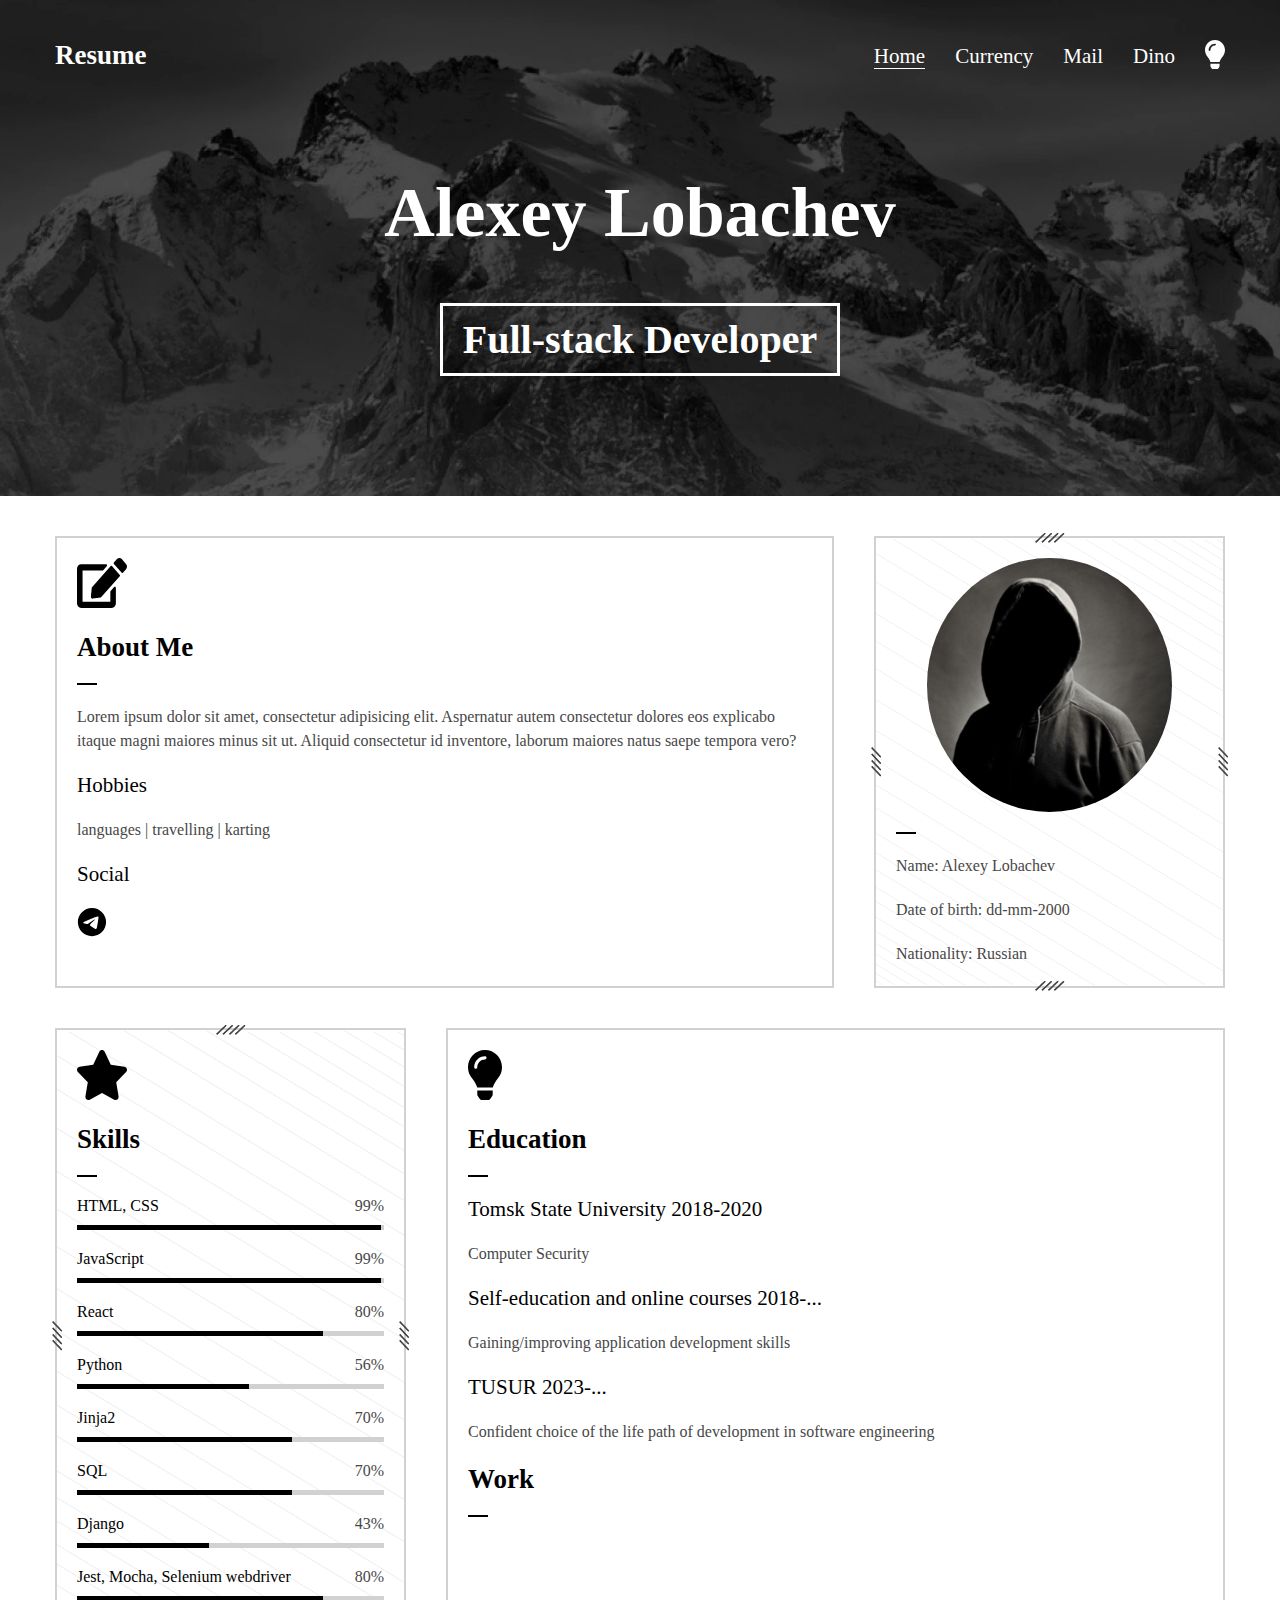
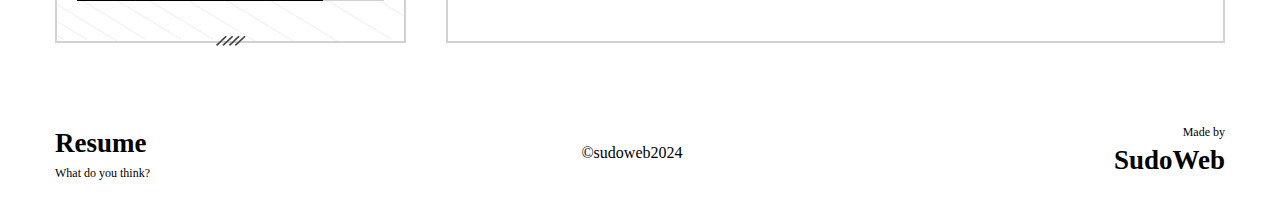
<file: index.html>
<!doctype html>
<html lang="en">
<head>
    <meta charset="UTF-8">
    <meta name="viewport"
          content="width=device-width, user-scalable=yes, initial-scale=1.0, maximum-scale=2.0, minimum-scale=1.0">
    <meta http-equiv="X-UA-Compatible" content="ie=edge">
    <meta name="description" content="It's about Sudoweb. Who is?">
    <meta name="author" content="Sudoweb">
    <meta name="theme-color" content="#ffffff"/>
    <link rel="apple-touch-icon" sizes="180x180" href="/apple-touch-icon.png">
    <link rel="icon" type="image/png" sizes="32x32" href="/favicon-32x32.png">
    <link rel="icon" type="image/png" sizes="16x16" href="/favicon-16x16.png">
    <link rel="manifest" href="/manifest.json">
    <title>Resume</title>
    <link rel="stylesheet" href="./style.css">
</head>
<body>
    <header class="header">
        <div class="container">
            <a class="header__logo" href="/">Resume</a>
            <nav>
                <ul>
                    <li>
                        <a aria-label="Home" class="header__link mobile active" href="/">Home</a>
                    </li>
                    <li>
                        <a aria-label="Currency" class="header__link mobile" href="/currency">Currency</a>
                    </li>
                    <li>
                        <a aria-label="Mail" class="header__link mobile" href="/mail">Mail</a>
                    </li>
                    <li>
                        <a aria-label="Dino" class="header__link mobile" href="/dino">Dino</a>
                    </li>
                    <li>
                        <button id="contrast" type="button" title="add contrast">
                            <svg viewBox="0 0 149 218" fill="transparent" xmlns="http://www.w3.org/2000/svg">
                                <path d="M40.6618 193.45C40.666 196.128 41.4533 198.751 42.9306 200.982L50.1647 211.92C51.4005 213.79 53.0767 215.323 55.0441 216.384C57.0115 217.445 59.2091 218 61.4413 218H87.5629C89.7951 218 91.9927 217.445 93.9601 216.384C95.9275 215.323 97.6037 213.79 98.8395 211.92L106.074 200.982C107.55 198.751 108.34 196.13 108.342 193.45L108.359 177.122H40.6406L40.6618 193.45ZM0 74.9363C0 93.8278 6.96321 111.063 18.4388 124.232C25.4316 132.258 36.3695 149.025 40.539 163.169C40.5559 163.28 40.5686 163.39 40.5856 163.501H108.414C108.431 163.39 108.444 163.284 108.461 163.169C112.63 149.025 123.568 132.258 130.561 124.232C142.037 111.063 149 93.8278 149 74.9363C149 33.4703 115.522 -0.127369 74.2672 0.000363004C31.0868 0.132352 0 35.3267 0 74.9363ZM74.5 40.8745C55.8284 40.8745 40.6364 56.1555 40.6364 74.9363C40.6364 78.7001 37.6056 81.7486 33.8636 81.7486C30.1217 81.7486 27.0909 78.7001 27.0909 74.9363C27.0909 48.6406 48.3573 27.2498 74.5 27.2498C78.2419 27.2498 81.2727 30.2983 81.2727 34.0621C81.2727 37.826 78.2419 40.8745 74.5 40.8745Z" fill="white"/>
                            </svg>
                        </button>
                    </li>
                </ul>
            </nav>
        </div>
        <h1 class="header__title">Alexey Lobachev</h1>
        <h2 class="header__profession">Full-stack Developer</h2>
    </header>
    <main class="resume">
        <div class="container">
            <div class="resume__block">
                <div class="resume__many-info contrast">
                    <img src="images/wright.svg" alt="Writing my own story" class="resume__icon">
                    <h3 class="resume__title">About Me</h3>
                    <span class="resume__line"></span>
                    <p class="resume__text contrast">Lorem ipsum dolor sit amet, consectetur adipisicing elit.
                        Aspernatur autem consectetur dolores eos explicabo itaque magni maiores minus sit ut.
                        Aliquid consectetur id inventore, laborum maiores natus saepe tempora vero?</p>
                    <h4 class="resume__subtitle">Hobbies</h4>
                    <p class="resume__text contrast">languages | travelling | karting</p>
                    <h4 class="resume__subtitle">Social</h4>
                    <div class="resume__box">
                        <a href="https://t.me/sudo_sudoweb" class="resume__link" target="_blank">
                            <img src="images/telegram.svg" alt="telegram link" class="resume__social">
                        </a>
                    </div>
                </div>
                <div class="resume__short-info contrast">
                    <span class="resume__dashes_top"></span>
                    <span class="resume__dashes_right"></span>
                    <span class="resume__dashes_bottom"></span>
                    <span class="resume__dashes_left"></span>

                    <div class="resume__avatar">
                        <img src="images/avatar.webp" alt="it's me" class="resume__photo">
                    </div>
                    <span class="resume__line"></span>
                    <p class="resume__text contrast">Name: <span>Alexey Lobachev</span></p>
                    <p class="resume__text contrast">Date of birth: <span>dd-mm-2000</span></p>
                    <p class="resume__text contrast">Nationality: <span>Russian</span></p>
                </div>
            </div>
            <div class="resume__block">
                <div class="resume__short-info contrast">
                    <span class="resume__dashes_top"></span>
                    <span class="resume__dashes_right"></span>
                    <span class="resume__dashes_bottom"></span>
                    <span class="resume__dashes_left"></span>

                    <img src="images/star.svg" alt="star" class="resume__icon">
                    <h3 class="resume__title">Skills</h3>
                    <span class="resume__line"></span>
                    <div class="resume-skill">
                        <div class="resume-skill__box">
                            <span class="resume-skill__name">HTML, CSS</span>
                            <span class="resume-skill__percent contrast">99%</span>
                        </div>
                        <div class="resume-skill__level">
                            <span></span>
                        </div>
                    </div>
                    <div class="resume-skill">
                        <div class="resume-skill__box">
                            <span class="resume-skill__name">JavaScript</span>
                            <span class="resume-skill__percent contrast">99%</span>
                        </div>
                        <div class="resume-skill__level">
                            <span></span>
                        </div>
                    </div>
                    <div class="resume-skill">
                        <div class="resume-skill__box">
                            <span class="resume-skill__name">React</span>
                            <span class="resume-skill__percent contrast">80%</span>
                        </div>
                        <div class="resume-skill__level">
                            <span></span>
                        </div>
                    </div>
                    <div class="resume-skill">
                        <div class="resume-skill__box">
                            <span class="resume-skill__name">Python</span>
                            <span class="resume-skill__percent contrast">56%</span>
                        </div>
                        <div class="resume-skill__level">
                            <span></span>
                        </div>
                    </div>
                    <div class="resume-skill">
                        <div class="resume-skill__box">
                            <span class="resume-skill__name">Jinja2</span>
                            <span class="resume-skill__percent contrast">70%</span>
                        </div>
                        <div class="resume-skill__level">
                            <span></span>
                        </div>
                    </div>
                    <div class="resume-skill">
                        <div class="resume-skill__box">
                            <span class="resume-skill__name">SQL</span>
                            <span class="resume-skill__percent contrast">70%</span>
                        </div>
                        <div class="resume-skill__level">
                            <span></span>
                        </div>
                    </div>
                    <div class="resume-skill">
                        <div class="resume-skill__box">
                            <span class="resume-skill__name">Django</span>
                            <span class="resume-skill__percent contrast">43%</span>
                        </div>
                        <div class="resume-skill__level">
                            <span></span>
                        </div>
                    </div>
                    <div class="resume-skill">
                        <div class="resume-skill__box">
                            <span class="resume-skill__name">Jest, Mocha, Selenium webdriver</span>
                            <span class="resume-skill__percent contrast">80%</span>
                        </div>
                        <div class="resume-skill__level">
                            <span></span>
                        </div>
                    </div>
                </div>
                <div class="resume__many-info contrast">
                    <img src="images/light.svg" alt="Power in Knowledge" class="resume__icon">
                    <h3 class="resume__title">Education</h3>
                    <span class="resume__line"></span>
                    <h4 class="resume__subtitle">Tomsk State University 2018-2020</h4>
                    <p class="resume__text contrast">Computer Security</p>
                    <h4 class="resume__subtitle">Self-education and online courses 2018-...</h4>
                    <p class="resume__text contrast">Gaining/improving application development skills</p>
                    <h4 class="resume__subtitle">TUSUR 2023-...</h4>
                    <p class="resume__text contrast">Confident choice of the life path of development in software engineering</p>
                    <h3 class="resume__title">Work</h3>
                    <span class="resume__line"></span>
                </div>
            </div>
        </div>
    </main>
    <footer>
        <div class="container">
            <div class="footer__company">
                <p class="footer__logo">Resume</p>
                <p class="footer__app">What do you think?</p>
            </div>
            <span class="footer__copyright">©sudoweb2024</span>
            <div class="footer__made">
                <span>Made by</span>
                <p class="footer__author">SudoWeb</p>
            </div>
        </div>
    </footer>
    <script src="./script.js"></script>
</body>
</html>
</file>
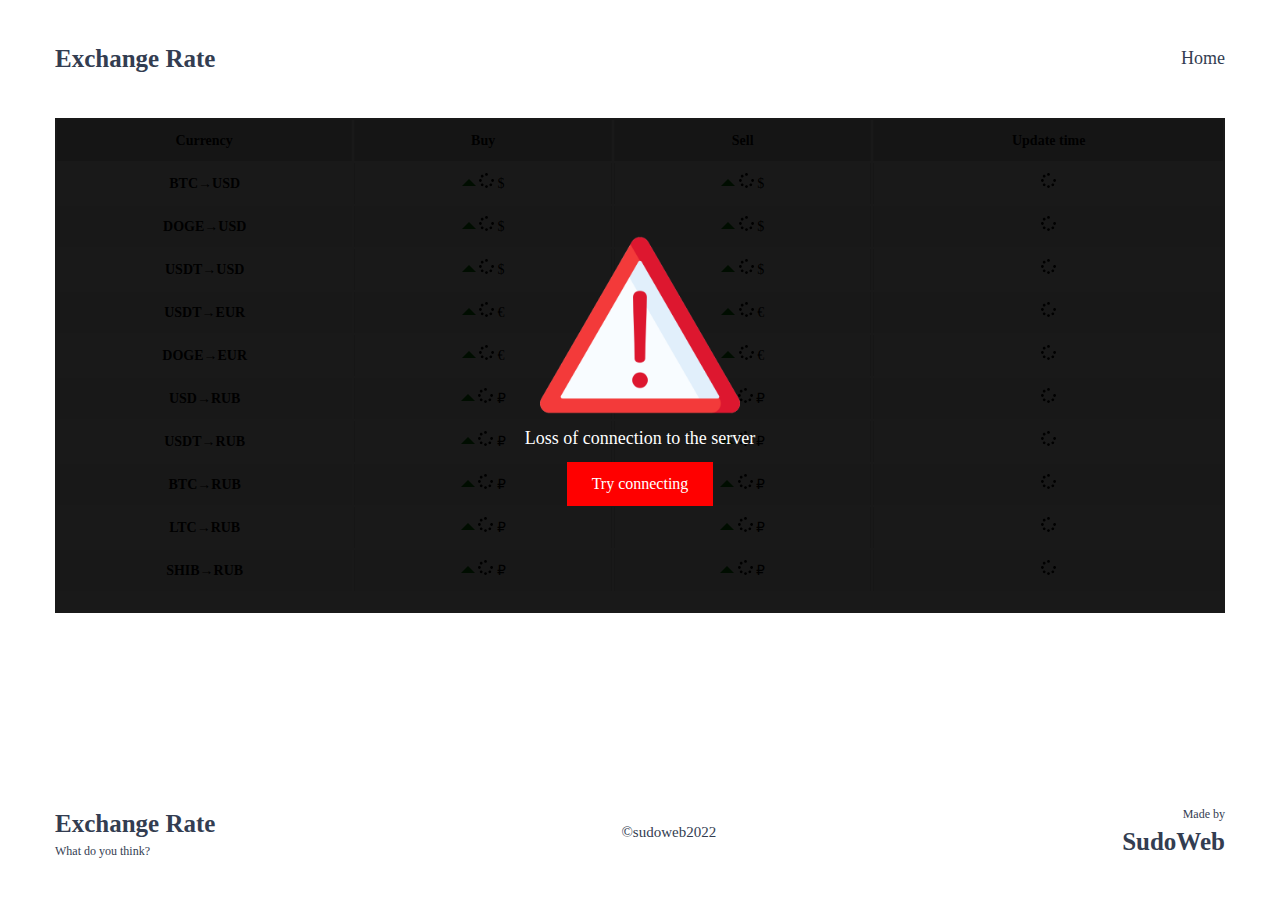
<file: currency/index.html>
<!doctype html>
<html lang="en">
<head>
    <meta charset="UTF-8">
    <meta name="viewport"
          content="width=device-width, user-scalable=no, initial-scale=1.0, maximum-scale=1.0, minimum-scale=1.0">
    <meta http-equiv="X-UA-Compatible" content="ie=edge">
    <title>Currency</title>
    <link rel="stylesheet" href="style.css">
</head>
<body>
    <header>
            <div class="container">
                <a class="header__logo" href="/">
                    Exchange Rate
                </a>
                <nav>
                    <ul>
                        <li>
                            <a class="header__link" href="/">
                                Home
                            </a>
                        </li>
                    </ul>
                </nav>
            </div>
        </header>
    <section>
        <div class="container">
            <div id="error_connection">
                <img src="images/attention.webp" alt="attention">
                <p>Loss of connection to the server</p>
                <button>Try connecting</button>
            </div>
            <table>
<!--                <caption>Currency</caption>-->
                <thead>
                    <tr>
                        <th scope="col">Currency</th>
                        <th scope="col">Buy</th>
                        <th scope="col">Sell</th>
                        <th scope="col">Update time</th>
                    </tr>
                </thead>
                <tbody>
                    <tr id="btc_usd">
                        <th scope="row">BTC→USD</th>
                        <td>
                            <span class="arrow"></span>
                            <span class="buy">
                                <svg class="preloader__image" role="img" xmlns="http://www.w3.org/2000/svg" viewBox="0 0 512 512">
                                    <path fill="currentColor"
                                      d="M304 48c0 26.51-21.49 48-48 48s-48-21.49-48-48 21.49-48 48-48 48 21.49 48 48zm-48 368c-26.51 0-48 21.49-48 48s21.49 48 48 48 48-21.49 48-48-21.49-48-48-48zm208-208c-26.51 0-48 21.49-48 48s21.49 48 48 48 48-21.49 48-48-21.49-48-48-48zM96 256c0-26.51-21.49-48-48-48S0 229.49 0 256s21.49 48 48 48 48-21.49 48-48zm12.922 99.078c-26.51 0-48 21.49-48 48s21.49 48 48 48 48-21.49 48-48c0-26.509-21.491-48-48-48zm294.156 0c-26.51 0-48 21.49-48 48s21.49 48 48 48 48-21.49 48-48c0-26.509-21.49-48-48-48zM108.922 60.922c-26.51 0-48 21.49-48 48s21.49 48 48 48 48-21.49 48-48-21.491-48-48-48z">
                                    </path>
                                </svg>
                            </span>$
                        </td>
                        <td>
                            <span class="arrow"></span>
                            <span class="sell">
                                <svg class="preloader__image" role="img" xmlns="http://www.w3.org/2000/svg" viewBox="0 0 512 512">
                                    <path fill="currentColor"
                                      d="M304 48c0 26.51-21.49 48-48 48s-48-21.49-48-48 21.49-48 48-48 48 21.49 48 48zm-48 368c-26.51 0-48 21.49-48 48s21.49 48 48 48 48-21.49 48-48-21.49-48-48-48zm208-208c-26.51 0-48 21.49-48 48s21.49 48 48 48 48-21.49 48-48-21.49-48-48-48zM96 256c0-26.51-21.49-48-48-48S0 229.49 0 256s21.49 48 48 48 48-21.49 48-48zm12.922 99.078c-26.51 0-48 21.49-48 48s21.49 48 48 48 48-21.49 48-48c0-26.509-21.491-48-48-48zm294.156 0c-26.51 0-48 21.49-48 48s21.49 48 48 48 48-21.49 48-48c0-26.509-21.49-48-48-48zM108.922 60.922c-26.51 0-48 21.49-48 48s21.49 48 48 48 48-21.49 48-48-21.491-48-48-48z">
                                    </path>
                                </svg>
                            </span>$
                        </td>
                        <td>
                            <span class="time">
                                <svg class="preloader__image" role="img" xmlns="http://www.w3.org/2000/svg" viewBox="0 0 512 512">
                                    <path fill="currentColor"
                                      d="M304 48c0 26.51-21.49 48-48 48s-48-21.49-48-48 21.49-48 48-48 48 21.49 48 48zm-48 368c-26.51 0-48 21.49-48 48s21.49 48 48 48 48-21.49 48-48-21.49-48-48-48zm208-208c-26.51 0-48 21.49-48 48s21.49 48 48 48 48-21.49 48-48-21.49-48-48-48zM96 256c0-26.51-21.49-48-48-48S0 229.49 0 256s21.49 48 48 48 48-21.49 48-48zm12.922 99.078c-26.51 0-48 21.49-48 48s21.49 48 48 48 48-21.49 48-48c0-26.509-21.491-48-48-48zm294.156 0c-26.51 0-48 21.49-48 48s21.49 48 48 48 48-21.49 48-48c0-26.509-21.49-48-48-48zM108.922 60.922c-26.51 0-48 21.49-48 48s21.49 48 48 48 48-21.49 48-48-21.491-48-48-48z">
                                    </path>
                                </svg>
                            </span>
                        </td>
                    </tr>
                    <tr id="doge_usd">
                        <th scope="row">DOGE→USD</th>
                        <td>
                            <span class="arrow"></span>
                            <span class="buy">
                                <svg class="preloader__image" role="img" xmlns="http://www.w3.org/2000/svg" viewBox="0 0 512 512">
                                    <path fill="currentColor"
                                      d="M304 48c0 26.51-21.49 48-48 48s-48-21.49-48-48 21.49-48 48-48 48 21.49 48 48zm-48 368c-26.51 0-48 21.49-48 48s21.49 48 48 48 48-21.49 48-48-21.49-48-48-48zm208-208c-26.51 0-48 21.49-48 48s21.49 48 48 48 48-21.49 48-48-21.49-48-48-48zM96 256c0-26.51-21.49-48-48-48S0 229.49 0 256s21.49 48 48 48 48-21.49 48-48zm12.922 99.078c-26.51 0-48 21.49-48 48s21.49 48 48 48 48-21.49 48-48c0-26.509-21.491-48-48-48zm294.156 0c-26.51 0-48 21.49-48 48s21.49 48 48 48 48-21.49 48-48c0-26.509-21.49-48-48-48zM108.922 60.922c-26.51 0-48 21.49-48 48s21.49 48 48 48 48-21.49 48-48-21.491-48-48-48z">
                                    </path>
                                </svg>
                            </span>$
                        </td>
                        <td>
                            <span class="arrow"></span>
                            <span class="sell">
                                <svg class="preloader__image" role="img" xmlns="http://www.w3.org/2000/svg" viewBox="0 0 512 512">
                                    <path fill="currentColor"
                                      d="M304 48c0 26.51-21.49 48-48 48s-48-21.49-48-48 21.49-48 48-48 48 21.49 48 48zm-48 368c-26.51 0-48 21.49-48 48s21.49 48 48 48 48-21.49 48-48-21.49-48-48-48zm208-208c-26.51 0-48 21.49-48 48s21.49 48 48 48 48-21.49 48-48-21.49-48-48-48zM96 256c0-26.51-21.49-48-48-48S0 229.49 0 256s21.49 48 48 48 48-21.49 48-48zm12.922 99.078c-26.51 0-48 21.49-48 48s21.49 48 48 48 48-21.49 48-48c0-26.509-21.491-48-48-48zm294.156 0c-26.51 0-48 21.49-48 48s21.49 48 48 48 48-21.49 48-48c0-26.509-21.49-48-48-48zM108.922 60.922c-26.51 0-48 21.49-48 48s21.49 48 48 48 48-21.49 48-48-21.491-48-48-48z">
                                    </path>
                                </svg>
                            </span>$
                        </td>
                        <td>
                            <span class="time">
                                <svg class="preloader__image" role="img" xmlns="http://www.w3.org/2000/svg" viewBox="0 0 512 512">
                                    <path fill="currentColor"
                                      d="M304 48c0 26.51-21.49 48-48 48s-48-21.49-48-48 21.49-48 48-48 48 21.49 48 48zm-48 368c-26.51 0-48 21.49-48 48s21.49 48 48 48 48-21.49 48-48-21.49-48-48-48zm208-208c-26.51 0-48 21.49-48 48s21.49 48 48 48 48-21.49 48-48-21.49-48-48-48zM96 256c0-26.51-21.49-48-48-48S0 229.49 0 256s21.49 48 48 48 48-21.49 48-48zm12.922 99.078c-26.51 0-48 21.49-48 48s21.49 48 48 48 48-21.49 48-48c0-26.509-21.491-48-48-48zm294.156 0c-26.51 0-48 21.49-48 48s21.49 48 48 48 48-21.49 48-48c0-26.509-21.49-48-48-48zM108.922 60.922c-26.51 0-48 21.49-48 48s21.49 48 48 48 48-21.49 48-48-21.491-48-48-48z">
                                    </path>
                                </svg>
                            </span>
                        </td>
                    </tr>
                    <tr id="usdt_usd">
                        <th scope="row">USDT→USD</th>
                        <td>
                            <span class="arrow"></span>
                            <span class="buy">
                                <svg class="preloader__image" role="img" xmlns="http://www.w3.org/2000/svg" viewBox="0 0 512 512">
                                    <path fill="currentColor"
                                      d="M304 48c0 26.51-21.49 48-48 48s-48-21.49-48-48 21.49-48 48-48 48 21.49 48 48zm-48 368c-26.51 0-48 21.49-48 48s21.49 48 48 48 48-21.49 48-48-21.49-48-48-48zm208-208c-26.51 0-48 21.49-48 48s21.49 48 48 48 48-21.49 48-48-21.49-48-48-48zM96 256c0-26.51-21.49-48-48-48S0 229.49 0 256s21.49 48 48 48 48-21.49 48-48zm12.922 99.078c-26.51 0-48 21.49-48 48s21.49 48 48 48 48-21.49 48-48c0-26.509-21.491-48-48-48zm294.156 0c-26.51 0-48 21.49-48 48s21.49 48 48 48 48-21.49 48-48c0-26.509-21.49-48-48-48zM108.922 60.922c-26.51 0-48 21.49-48 48s21.49 48 48 48 48-21.49 48-48-21.491-48-48-48z">
                                    </path>
                                </svg>
                            </span>$
                        </td>
                        <td>
                            <span class="arrow"></span>
                            <span class="sell">
                                <svg class="preloader__image" role="img" xmlns="http://www.w3.org/2000/svg" viewBox="0 0 512 512">
                                    <path fill="currentColor"
                                      d="M304 48c0 26.51-21.49 48-48 48s-48-21.49-48-48 21.49-48 48-48 48 21.49 48 48zm-48 368c-26.51 0-48 21.49-48 48s21.49 48 48 48 48-21.49 48-48-21.49-48-48-48zm208-208c-26.51 0-48 21.49-48 48s21.49 48 48 48 48-21.49 48-48-21.49-48-48-48zM96 256c0-26.51-21.49-48-48-48S0 229.49 0 256s21.49 48 48 48 48-21.49 48-48zm12.922 99.078c-26.51 0-48 21.49-48 48s21.49 48 48 48 48-21.49 48-48c0-26.509-21.491-48-48-48zm294.156 0c-26.51 0-48 21.49-48 48s21.49 48 48 48 48-21.49 48-48c0-26.509-21.49-48-48-48zM108.922 60.922c-26.51 0-48 21.49-48 48s21.49 48 48 48 48-21.49 48-48-21.491-48-48-48z">
                                    </path>
                                </svg>
                            </span>$
                        </td>
                        <td>
                            <span class="time">
                                <svg class="preloader__image" role="img" xmlns="http://www.w3.org/2000/svg" viewBox="0 0 512 512">
                                    <path fill="currentColor"
                                      d="M304 48c0 26.51-21.49 48-48 48s-48-21.49-48-48 21.49-48 48-48 48 21.49 48 48zm-48 368c-26.51 0-48 21.49-48 48s21.49 48 48 48 48-21.49 48-48-21.49-48-48-48zm208-208c-26.51 0-48 21.49-48 48s21.49 48 48 48 48-21.49 48-48-21.49-48-48-48zM96 256c0-26.51-21.49-48-48-48S0 229.49 0 256s21.49 48 48 48 48-21.49 48-48zm12.922 99.078c-26.51 0-48 21.49-48 48s21.49 48 48 48 48-21.49 48-48c0-26.509-21.491-48-48-48zm294.156 0c-26.51 0-48 21.49-48 48s21.49 48 48 48 48-21.49 48-48c0-26.509-21.49-48-48-48zM108.922 60.922c-26.51 0-48 21.49-48 48s21.49 48 48 48 48-21.49 48-48-21.491-48-48-48z">
                                    </path>
                                </svg>
                            </span>
                        </td>
                    </tr>
                    <tr id="usdt_eur">
                        <th scope="row">USDT→EUR</th>
                        <td>
                            <span class="arrow"></span>
                            <span class="buy">
                                <svg class="preloader__image" role="img" xmlns="http://www.w3.org/2000/svg" viewBox="0 0 512 512">
                                    <path fill="currentColor"
                                      d="M304 48c0 26.51-21.49 48-48 48s-48-21.49-48-48 21.49-48 48-48 48 21.49 48 48zm-48 368c-26.51 0-48 21.49-48 48s21.49 48 48 48 48-21.49 48-48-21.49-48-48-48zm208-208c-26.51 0-48 21.49-48 48s21.49 48 48 48 48-21.49 48-48-21.49-48-48-48zM96 256c0-26.51-21.49-48-48-48S0 229.49 0 256s21.49 48 48 48 48-21.49 48-48zm12.922 99.078c-26.51 0-48 21.49-48 48s21.49 48 48 48 48-21.49 48-48c0-26.509-21.491-48-48-48zm294.156 0c-26.51 0-48 21.49-48 48s21.49 48 48 48 48-21.49 48-48c0-26.509-21.49-48-48-48zM108.922 60.922c-26.51 0-48 21.49-48 48s21.49 48 48 48 48-21.49 48-48-21.491-48-48-48z">
                                    </path>
                                </svg>
                            </span>€
                        </td>
                        <td>
                            <span class="arrow"></span>
                            <span class="sell">
                                <svg class="preloader__image" role="img" xmlns="http://www.w3.org/2000/svg" viewBox="0 0 512 512">
                                    <path fill="currentColor"
                                      d="M304 48c0 26.51-21.49 48-48 48s-48-21.49-48-48 21.49-48 48-48 48 21.49 48 48zm-48 368c-26.51 0-48 21.49-48 48s21.49 48 48 48 48-21.49 48-48-21.49-48-48-48zm208-208c-26.51 0-48 21.49-48 48s21.49 48 48 48 48-21.49 48-48-21.49-48-48-48zM96 256c0-26.51-21.49-48-48-48S0 229.49 0 256s21.49 48 48 48 48-21.49 48-48zm12.922 99.078c-26.51 0-48 21.49-48 48s21.49 48 48 48 48-21.49 48-48c0-26.509-21.491-48-48-48zm294.156 0c-26.51 0-48 21.49-48 48s21.49 48 48 48 48-21.49 48-48c0-26.509-21.49-48-48-48zM108.922 60.922c-26.51 0-48 21.49-48 48s21.49 48 48 48 48-21.49 48-48-21.491-48-48-48z">
                                    </path>
                                </svg>
                            </span>€
                        </td>
                        <td>
                            <span class="time">
                                <svg class="preloader__image" role="img" xmlns="http://www.w3.org/2000/svg" viewBox="0 0 512 512">
                                    <path fill="currentColor"
                                      d="M304 48c0 26.51-21.49 48-48 48s-48-21.49-48-48 21.49-48 48-48 48 21.49 48 48zm-48 368c-26.51 0-48 21.49-48 48s21.49 48 48 48 48-21.49 48-48-21.49-48-48-48zm208-208c-26.51 0-48 21.49-48 48s21.49 48 48 48 48-21.49 48-48-21.49-48-48-48zM96 256c0-26.51-21.49-48-48-48S0 229.49 0 256s21.49 48 48 48 48-21.49 48-48zm12.922 99.078c-26.51 0-48 21.49-48 48s21.49 48 48 48 48-21.49 48-48c0-26.509-21.491-48-48-48zm294.156 0c-26.51 0-48 21.49-48 48s21.49 48 48 48 48-21.49 48-48c0-26.509-21.49-48-48-48zM108.922 60.922c-26.51 0-48 21.49-48 48s21.49 48 48 48 48-21.49 48-48-21.491-48-48-48z">
                                    </path>
                                </svg>
                            </span>
                        </td>
                    </tr>
                    <tr id="doge_eur">
                        <th scope="row">DOGE→EUR</th>
                        <td>
                            <span class="arrow"></span>
                            <span class="buy">
                                <svg class="preloader__image" role="img" xmlns="http://www.w3.org/2000/svg" viewBox="0 0 512 512">
                                    <path fill="currentColor"
                                      d="M304 48c0 26.51-21.49 48-48 48s-48-21.49-48-48 21.49-48 48-48 48 21.49 48 48zm-48 368c-26.51 0-48 21.49-48 48s21.49 48 48 48 48-21.49 48-48-21.49-48-48-48zm208-208c-26.51 0-48 21.49-48 48s21.49 48 48 48 48-21.49 48-48-21.49-48-48-48zM96 256c0-26.51-21.49-48-48-48S0 229.49 0 256s21.49 48 48 48 48-21.49 48-48zm12.922 99.078c-26.51 0-48 21.49-48 48s21.49 48 48 48 48-21.49 48-48c0-26.509-21.491-48-48-48zm294.156 0c-26.51 0-48 21.49-48 48s21.49 48 48 48 48-21.49 48-48c0-26.509-21.49-48-48-48zM108.922 60.922c-26.51 0-48 21.49-48 48s21.49 48 48 48 48-21.49 48-48-21.491-48-48-48z">
                                    </path>
                                </svg>
                            </span>€
                        </td>
                        <td>
                            <span class="arrow"></span>
                            <span class="sell">
                                <svg class="preloader__image" role="img" xmlns="http://www.w3.org/2000/svg" viewBox="0 0 512 512">
                                    <path fill="currentColor"
                                      d="M304 48c0 26.51-21.49 48-48 48s-48-21.49-48-48 21.49-48 48-48 48 21.49 48 48zm-48 368c-26.51 0-48 21.49-48 48s21.49 48 48 48 48-21.49 48-48-21.49-48-48-48zm208-208c-26.51 0-48 21.49-48 48s21.49 48 48 48 48-21.49 48-48-21.49-48-48-48zM96 256c0-26.51-21.49-48-48-48S0 229.49 0 256s21.49 48 48 48 48-21.49 48-48zm12.922 99.078c-26.51 0-48 21.49-48 48s21.49 48 48 48 48-21.49 48-48c0-26.509-21.491-48-48-48zm294.156 0c-26.51 0-48 21.49-48 48s21.49 48 48 48 48-21.49 48-48c0-26.509-21.49-48-48-48zM108.922 60.922c-26.51 0-48 21.49-48 48s21.49 48 48 48 48-21.49 48-48-21.491-48-48-48z">
                                    </path>
                                </svg>
                            </span>€
                        </td>
                        <td>
                            <span class="time">
                                <svg class="preloader__image" role="img" xmlns="http://www.w3.org/2000/svg" viewBox="0 0 512 512">
                                    <path fill="currentColor"
                                      d="M304 48c0 26.51-21.49 48-48 48s-48-21.49-48-48 21.49-48 48-48 48 21.49 48 48zm-48 368c-26.51 0-48 21.49-48 48s21.49 48 48 48 48-21.49 48-48-21.49-48-48-48zm208-208c-26.51 0-48 21.49-48 48s21.49 48 48 48 48-21.49 48-48-21.49-48-48-48zM96 256c0-26.51-21.49-48-48-48S0 229.49 0 256s21.49 48 48 48 48-21.49 48-48zm12.922 99.078c-26.51 0-48 21.49-48 48s21.49 48 48 48 48-21.49 48-48c0-26.509-21.491-48-48-48zm294.156 0c-26.51 0-48 21.49-48 48s21.49 48 48 48 48-21.49 48-48c0-26.509-21.49-48-48-48zM108.922 60.922c-26.51 0-48 21.49-48 48s21.49 48 48 48 48-21.49 48-48-21.491-48-48-48z">
                                    </path>
                                </svg>
                            </span>
                        </td>
                    </tr>
                    <tr id="usd_rub">
                        <th scope="row">USD→RUB</th>
                        <td>
                            <span class="arrow"></span>
                            <span class="buy">
                                <svg class="preloader__image" role="img" xmlns="http://www.w3.org/2000/svg" viewBox="0 0 512 512">
                                    <path fill="currentColor"
                                      d="M304 48c0 26.51-21.49 48-48 48s-48-21.49-48-48 21.49-48 48-48 48 21.49 48 48zm-48 368c-26.51 0-48 21.49-48 48s21.49 48 48 48 48-21.49 48-48-21.49-48-48-48zm208-208c-26.51 0-48 21.49-48 48s21.49 48 48 48 48-21.49 48-48-21.49-48-48-48zM96 256c0-26.51-21.49-48-48-48S0 229.49 0 256s21.49 48 48 48 48-21.49 48-48zm12.922 99.078c-26.51 0-48 21.49-48 48s21.49 48 48 48 48-21.49 48-48c0-26.509-21.491-48-48-48zm294.156 0c-26.51 0-48 21.49-48 48s21.49 48 48 48 48-21.49 48-48c0-26.509-21.49-48-48-48zM108.922 60.922c-26.51 0-48 21.49-48 48s21.49 48 48 48 48-21.49 48-48-21.491-48-48-48z">
                                    </path>
                                </svg>
                            </span>₽
                        </td>
                        <td>
                            <span class="arrow"></span>
                            <span class="sell">
                                <svg class="preloader__image" role="img" xmlns="http://www.w3.org/2000/svg" viewBox="0 0 512 512">
                                    <path fill="currentColor"
                                      d="M304 48c0 26.51-21.49 48-48 48s-48-21.49-48-48 21.49-48 48-48 48 21.49 48 48zm-48 368c-26.51 0-48 21.49-48 48s21.49 48 48 48 48-21.49 48-48-21.49-48-48-48zm208-208c-26.51 0-48 21.49-48 48s21.49 48 48 48 48-21.49 48-48-21.49-48-48-48zM96 256c0-26.51-21.49-48-48-48S0 229.49 0 256s21.49 48 48 48 48-21.49 48-48zm12.922 99.078c-26.51 0-48 21.49-48 48s21.49 48 48 48 48-21.49 48-48c0-26.509-21.491-48-48-48zm294.156 0c-26.51 0-48 21.49-48 48s21.49 48 48 48 48-21.49 48-48c0-26.509-21.49-48-48-48zM108.922 60.922c-26.51 0-48 21.49-48 48s21.49 48 48 48 48-21.49 48-48-21.491-48-48-48z">
                                    </path>
                                </svg>
                            </span>₽
                        </td>
                        <td>
                            <span class="time">
                                <svg class="preloader__image" role="img" xmlns="http://www.w3.org/2000/svg" viewBox="0 0 512 512">
                                    <path fill="currentColor"
                                      d="M304 48c0 26.51-21.49 48-48 48s-48-21.49-48-48 21.49-48 48-48 48 21.49 48 48zm-48 368c-26.51 0-48 21.49-48 48s21.49 48 48 48 48-21.49 48-48-21.49-48-48-48zm208-208c-26.51 0-48 21.49-48 48s21.49 48 48 48 48-21.49 48-48-21.49-48-48-48zM96 256c0-26.51-21.49-48-48-48S0 229.49 0 256s21.49 48 48 48 48-21.49 48-48zm12.922 99.078c-26.51 0-48 21.49-48 48s21.49 48 48 48 48-21.49 48-48c0-26.509-21.491-48-48-48zm294.156 0c-26.51 0-48 21.49-48 48s21.49 48 48 48 48-21.49 48-48c0-26.509-21.49-48-48-48zM108.922 60.922c-26.51 0-48 21.49-48 48s21.49 48 48 48 48-21.49 48-48-21.491-48-48-48z">
                                    </path>
                                </svg>
                            </span>
                        </td>
                    </tr>
                    <tr id="usdt_rub">
                        <th scope="row">USDT→RUB</th>
                        <td>
                            <span class="arrow"></span>
                            <span class="buy">
                                <svg class="preloader__image" role="img" xmlns="http://www.w3.org/2000/svg" viewBox="0 0 512 512">
                                    <path fill="currentColor"
                                      d="M304 48c0 26.51-21.49 48-48 48s-48-21.49-48-48 21.49-48 48-48 48 21.49 48 48zm-48 368c-26.51 0-48 21.49-48 48s21.49 48 48 48 48-21.49 48-48-21.49-48-48-48zm208-208c-26.51 0-48 21.49-48 48s21.49 48 48 48 48-21.49 48-48-21.49-48-48-48zM96 256c0-26.51-21.49-48-48-48S0 229.49 0 256s21.49 48 48 48 48-21.49 48-48zm12.922 99.078c-26.51 0-48 21.49-48 48s21.49 48 48 48 48-21.49 48-48c0-26.509-21.491-48-48-48zm294.156 0c-26.51 0-48 21.49-48 48s21.49 48 48 48 48-21.49 48-48c0-26.509-21.49-48-48-48zM108.922 60.922c-26.51 0-48 21.49-48 48s21.49 48 48 48 48-21.49 48-48-21.491-48-48-48z">
                                    </path>
                                </svg>
                            </span>₽
                        </td>
                        <td>
                            <span class="arrow"></span>
                            <span class="sell">
                                <svg class="preloader__image" role="img" xmlns="http://www.w3.org/2000/svg" viewBox="0 0 512 512">
                                    <path fill="currentColor"
                                      d="M304 48c0 26.51-21.49 48-48 48s-48-21.49-48-48 21.49-48 48-48 48 21.49 48 48zm-48 368c-26.51 0-48 21.49-48 48s21.49 48 48 48 48-21.49 48-48-21.49-48-48-48zm208-208c-26.51 0-48 21.49-48 48s21.49 48 48 48 48-21.49 48-48-21.49-48-48-48zM96 256c0-26.51-21.49-48-48-48S0 229.49 0 256s21.49 48 48 48 48-21.49 48-48zm12.922 99.078c-26.51 0-48 21.49-48 48s21.49 48 48 48 48-21.49 48-48c0-26.509-21.491-48-48-48zm294.156 0c-26.51 0-48 21.49-48 48s21.49 48 48 48 48-21.49 48-48c0-26.509-21.49-48-48-48zM108.922 60.922c-26.51 0-48 21.49-48 48s21.49 48 48 48 48-21.49 48-48-21.491-48-48-48z">
                                    </path>
                                </svg>
                            </span>₽
                        </td>
                        <td>
                            <span class="time">
                                <svg class="preloader__image" role="img" xmlns="http://www.w3.org/2000/svg" viewBox="0 0 512 512">
                                    <path fill="currentColor"
                                      d="M304 48c0 26.51-21.49 48-48 48s-48-21.49-48-48 21.49-48 48-48 48 21.49 48 48zm-48 368c-26.51 0-48 21.49-48 48s21.49 48 48 48 48-21.49 48-48-21.49-48-48-48zm208-208c-26.51 0-48 21.49-48 48s21.49 48 48 48 48-21.49 48-48-21.49-48-48-48zM96 256c0-26.51-21.49-48-48-48S0 229.49 0 256s21.49 48 48 48 48-21.49 48-48zm12.922 99.078c-26.51 0-48 21.49-48 48s21.49 48 48 48 48-21.49 48-48c0-26.509-21.491-48-48-48zm294.156 0c-26.51 0-48 21.49-48 48s21.49 48 48 48 48-21.49 48-48c0-26.509-21.49-48-48-48zM108.922 60.922c-26.51 0-48 21.49-48 48s21.49 48 48 48 48-21.49 48-48-21.491-48-48-48z">
                                    </path>
                                </svg>
                            </span>
                        </td>
                    </tr>
                    <tr id="btc_rub">
                        <th scope="row">BTC→RUB</th>
                        <td>
                            <span class="arrow"></span>
                            <span class="buy">
                                <svg class="preloader__image" role="img" xmlns="http://www.w3.org/2000/svg" viewBox="0 0 512 512">
                                    <path fill="currentColor"
                                      d="M304 48c0 26.51-21.49 48-48 48s-48-21.49-48-48 21.49-48 48-48 48 21.49 48 48zm-48 368c-26.51 0-48 21.49-48 48s21.49 48 48 48 48-21.49 48-48-21.49-48-48-48zm208-208c-26.51 0-48 21.49-48 48s21.49 48 48 48 48-21.49 48-48-21.49-48-48-48zM96 256c0-26.51-21.49-48-48-48S0 229.49 0 256s21.49 48 48 48 48-21.49 48-48zm12.922 99.078c-26.51 0-48 21.49-48 48s21.49 48 48 48 48-21.49 48-48c0-26.509-21.491-48-48-48zm294.156 0c-26.51 0-48 21.49-48 48s21.49 48 48 48 48-21.49 48-48c0-26.509-21.49-48-48-48zM108.922 60.922c-26.51 0-48 21.49-48 48s21.49 48 48 48 48-21.49 48-48-21.491-48-48-48z">
                                    </path>
                                </svg>
                            </span>₽
                        </td>
                        <td>
                            <span class="arrow"></span>
                            <span class="sell">
                                <svg class="preloader__image" role="img" xmlns="http://www.w3.org/2000/svg" viewBox="0 0 512 512">
                                    <path fill="currentColor"
                                      d="M304 48c0 26.51-21.49 48-48 48s-48-21.49-48-48 21.49-48 48-48 48 21.49 48 48zm-48 368c-26.51 0-48 21.49-48 48s21.49 48 48 48 48-21.49 48-48-21.49-48-48-48zm208-208c-26.51 0-48 21.49-48 48s21.49 48 48 48 48-21.49 48-48-21.49-48-48-48zM96 256c0-26.51-21.49-48-48-48S0 229.49 0 256s21.49 48 48 48 48-21.49 48-48zm12.922 99.078c-26.51 0-48 21.49-48 48s21.49 48 48 48 48-21.49 48-48c0-26.509-21.491-48-48-48zm294.156 0c-26.51 0-48 21.49-48 48s21.49 48 48 48 48-21.49 48-48c0-26.509-21.49-48-48-48zM108.922 60.922c-26.51 0-48 21.49-48 48s21.49 48 48 48 48-21.49 48-48-21.491-48-48-48z">
                                    </path>
                                </svg>
                            </span>₽
                        </td>
                        <td>
                            <span class="time">
                                <svg class="preloader__image" role="img" xmlns="http://www.w3.org/2000/svg" viewBox="0 0 512 512">
                                    <path fill="currentColor"
                                      d="M304 48c0 26.51-21.49 48-48 48s-48-21.49-48-48 21.49-48 48-48 48 21.49 48 48zm-48 368c-26.51 0-48 21.49-48 48s21.49 48 48 48 48-21.49 48-48-21.49-48-48-48zm208-208c-26.51 0-48 21.49-48 48s21.49 48 48 48 48-21.49 48-48-21.49-48-48-48zM96 256c0-26.51-21.49-48-48-48S0 229.49 0 256s21.49 48 48 48 48-21.49 48-48zm12.922 99.078c-26.51 0-48 21.49-48 48s21.49 48 48 48 48-21.49 48-48c0-26.509-21.491-48-48-48zm294.156 0c-26.51 0-48 21.49-48 48s21.49 48 48 48 48-21.49 48-48c0-26.509-21.49-48-48-48zM108.922 60.922c-26.51 0-48 21.49-48 48s21.49 48 48 48 48-21.49 48-48-21.491-48-48-48z">
                                    </path>
                                </svg>
                            </span>
                        </td>
                    </tr>
                    <tr id="ltc_rub">
                        <th scope="row">LTC→RUB</th>
                        <td>
                            <span class="arrow"></span>
                            <span class="buy">
                                <svg class="preloader__image" role="img" xmlns="http://www.w3.org/2000/svg" viewBox="0 0 512 512">
                                    <path fill="currentColor"
                                      d="M304 48c0 26.51-21.49 48-48 48s-48-21.49-48-48 21.49-48 48-48 48 21.49 48 48zm-48 368c-26.51 0-48 21.49-48 48s21.49 48 48 48 48-21.49 48-48-21.49-48-48-48zm208-208c-26.51 0-48 21.49-48 48s21.49 48 48 48 48-21.49 48-48-21.49-48-48-48zM96 256c0-26.51-21.49-48-48-48S0 229.49 0 256s21.49 48 48 48 48-21.49 48-48zm12.922 99.078c-26.51 0-48 21.49-48 48s21.49 48 48 48 48-21.49 48-48c0-26.509-21.491-48-48-48zm294.156 0c-26.51 0-48 21.49-48 48s21.49 48 48 48 48-21.49 48-48c0-26.509-21.49-48-48-48zM108.922 60.922c-26.51 0-48 21.49-48 48s21.49 48 48 48 48-21.49 48-48-21.491-48-48-48z">
                                    </path>
                                </svg>
                            </span>₽
                        </td>
                        <td>
                            <span class="arrow"></span>
                            <span class="sell">
                                <svg class="preloader__image" role="img" xmlns="http://www.w3.org/2000/svg" viewBox="0 0 512 512">
                                    <path fill="currentColor"
                                      d="M304 48c0 26.51-21.49 48-48 48s-48-21.49-48-48 21.49-48 48-48 48 21.49 48 48zm-48 368c-26.51 0-48 21.49-48 48s21.49 48 48 48 48-21.49 48-48-21.49-48-48-48zm208-208c-26.51 0-48 21.49-48 48s21.49 48 48 48 48-21.49 48-48-21.49-48-48-48zM96 256c0-26.51-21.49-48-48-48S0 229.49 0 256s21.49 48 48 48 48-21.49 48-48zm12.922 99.078c-26.51 0-48 21.49-48 48s21.49 48 48 48 48-21.49 48-48c0-26.509-21.491-48-48-48zm294.156 0c-26.51 0-48 21.49-48 48s21.49 48 48 48 48-21.49 48-48c0-26.509-21.49-48-48-48zM108.922 60.922c-26.51 0-48 21.49-48 48s21.49 48 48 48 48-21.49 48-48-21.491-48-48-48z">
                                    </path>
                                </svg>
                            </span>₽
                        </td>
                        <td>
                            <span class="time">
                                <svg class="preloader__image" role="img" xmlns="http://www.w3.org/2000/svg" viewBox="0 0 512 512">
                                    <path fill="currentColor"
                                      d="M304 48c0 26.51-21.49 48-48 48s-48-21.49-48-48 21.49-48 48-48 48 21.49 48 48zm-48 368c-26.51 0-48 21.49-48 48s21.49 48 48 48 48-21.49 48-48-21.49-48-48-48zm208-208c-26.51 0-48 21.49-48 48s21.49 48 48 48 48-21.49 48-48-21.49-48-48-48zM96 256c0-26.51-21.49-48-48-48S0 229.49 0 256s21.49 48 48 48 48-21.49 48-48zm12.922 99.078c-26.51 0-48 21.49-48 48s21.49 48 48 48 48-21.49 48-48c0-26.509-21.491-48-48-48zm294.156 0c-26.51 0-48 21.49-48 48s21.49 48 48 48 48-21.49 48-48c0-26.509-21.49-48-48-48zM108.922 60.922c-26.51 0-48 21.49-48 48s21.49 48 48 48 48-21.49 48-48-21.491-48-48-48z">
                                    </path>
                                </svg>
                            </span>
                        </td>
                    </tr>
                    <tr id="shib_rub">
                        <th scope="row">SHIB→RUB</th>
                        <td>
                            <span class="arrow"></span>
                            <span class="buy">
                                <svg class="preloader__image" role="img" xmlns="http://www.w3.org/2000/svg" viewBox="0 0 512 512">
                                    <path fill="currentColor"
                                      d="M304 48c0 26.51-21.49 48-48 48s-48-21.49-48-48 21.49-48 48-48 48 21.49 48 48zm-48 368c-26.51 0-48 21.49-48 48s21.49 48 48 48 48-21.49 48-48-21.49-48-48-48zm208-208c-26.51 0-48 21.49-48 48s21.49 48 48 48 48-21.49 48-48-21.49-48-48-48zM96 256c0-26.51-21.49-48-48-48S0 229.49 0 256s21.49 48 48 48 48-21.49 48-48zm12.922 99.078c-26.51 0-48 21.49-48 48s21.49 48 48 48 48-21.49 48-48c0-26.509-21.491-48-48-48zm294.156 0c-26.51 0-48 21.49-48 48s21.49 48 48 48 48-21.49 48-48c0-26.509-21.49-48-48-48zM108.922 60.922c-26.51 0-48 21.49-48 48s21.49 48 48 48 48-21.49 48-48-21.491-48-48-48z">
                                    </path>
                                </svg>
                            </span>₽
                        </td>
                        <td>
                            <span class="arrow"></span>
                            <span class="sell">
                                <svg class="preloader__image" role="img" xmlns="http://www.w3.org/2000/svg" viewBox="0 0 512 512">
                                    <path fill="currentColor"
                                      d="M304 48c0 26.51-21.49 48-48 48s-48-21.49-48-48 21.49-48 48-48 48 21.49 48 48zm-48 368c-26.51 0-48 21.49-48 48s21.49 48 48 48 48-21.49 48-48-21.49-48-48-48zm208-208c-26.51 0-48 21.49-48 48s21.49 48 48 48 48-21.49 48-48-21.49-48-48-48zM96 256c0-26.51-21.49-48-48-48S0 229.49 0 256s21.49 48 48 48 48-21.49 48-48zm12.922 99.078c-26.51 0-48 21.49-48 48s21.49 48 48 48 48-21.49 48-48c0-26.509-21.491-48-48-48zm294.156 0c-26.51 0-48 21.49-48 48s21.49 48 48 48 48-21.49 48-48c0-26.509-21.49-48-48-48zM108.922 60.922c-26.51 0-48 21.49-48 48s21.49 48 48 48 48-21.49 48-48-21.491-48-48-48z">
                                    </path>
                                </svg>
                            </span>₽
                        </td>
                        <td>
                            <span class="time">
                                <svg class="preloader__image" role="img" xmlns="http://www.w3.org/2000/svg" viewBox="0 0 512 512">
                                    <path fill="currentColor"
                                      d="M304 48c0 26.51-21.49 48-48 48s-48-21.49-48-48 21.49-48 48-48 48 21.49 48 48zm-48 368c-26.51 0-48 21.49-48 48s21.49 48 48 48 48-21.49 48-48-21.49-48-48-48zm208-208c-26.51 0-48 21.49-48 48s21.49 48 48 48 48-21.49 48-48-21.49-48-48-48zM96 256c0-26.51-21.49-48-48-48S0 229.49 0 256s21.49 48 48 48 48-21.49 48-48zm12.922 99.078c-26.51 0-48 21.49-48 48s21.49 48 48 48 48-21.49 48-48c0-26.509-21.491-48-48-48zm294.156 0c-26.51 0-48 21.49-48 48s21.49 48 48 48 48-21.49 48-48c0-26.509-21.49-48-48-48zM108.922 60.922c-26.51 0-48 21.49-48 48s21.49 48 48 48 48-21.49 48-48-21.491-48-48-48z">
                                    </path>
                                </svg>
                            </span>
                        </td>
                    </tr>
                </tbody>
            </table>
        </div>
    </section>
    <footer>
        <div class="container">
            <div class="footer__company">
                <div class="footer__logo">Exchange Rate</div>
                <div class="footer__app">What do you think?</div>
            </div>
            <div class="footer__copyright">
                ©sudoweb2022
            </div>
            <div class="footer__made">
                <span>Made by</span>
                <div class="footer__author">SudoWeb</div>
            </div>
        </div>
    </footer>
    <script src="script.js"></script>
</body>
</html>
</file>
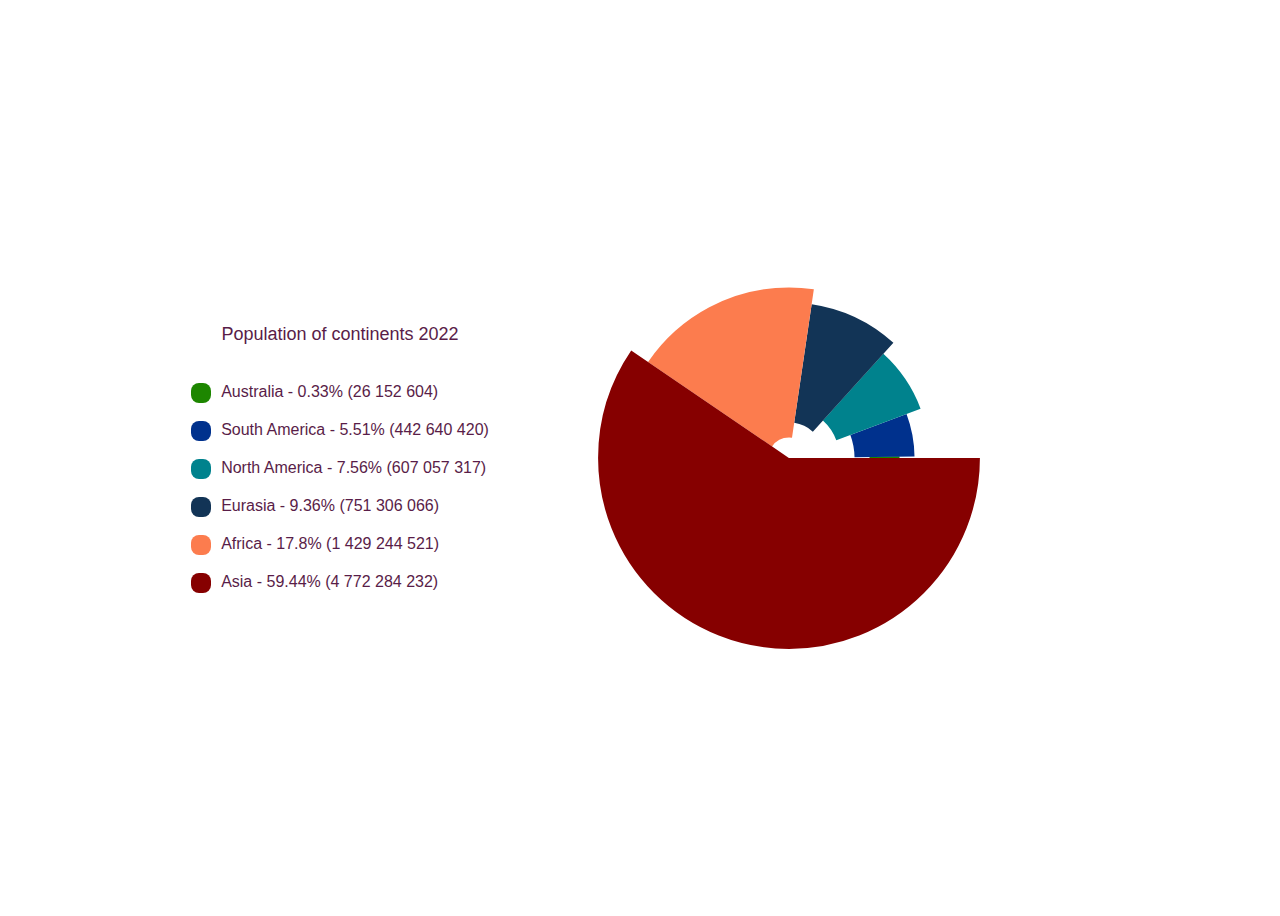
<file: diagram/index.html>
<!doctype html>
<html lang="en">
<head>
    <meta charset="UTF-8">
    <meta name="viewport"
          content="width=device-width, user-scalable=no, initial-scale=1.0, maximum-scale=1.0, minimum-scale=1.0">
    <meta http-equiv="X-UA-Compatible" content="ie=edge">
    <title>Diagram</title>
    <link rel="stylesheet" href="style.css">
</head>
<body>
    <section>
        <div>
            <p>Population of continents 2022</p>
            <ul>
                <li>Australia - 0.33% (26 152 604)</li>
                <li>South America - 5.51% (442 640 420)</li>
                <li>North America - 7.56% (607 057 317)</li>
                <li>Eurasia - 9.36% (751 306 066)</li>
                <li>Africa - 17.8% (1 429 244 521)</li>
                <li>Asia - 59.44% (4 772 284 232)</li>
            </ul>
        </div>
        <svg viewBox="0 0 100 100">
            <circle r="15.92" fill="none" cx="50%" cy="50%"/>
            <circle r="15.92" fill="none" cx="50%" cy="50%"/>
            <circle r="15.92" fill="none" cx="50%" cy="50%"/>
            <circle r="15.92" fill="none" cx="50%" cy="50%"/>
            <circle r="15.92" fill="none" cx="50%" cy="50%"/>
            <circle r="15.92" fill="none" cx="50%" cy="50%"/>
        </svg>
    </section>
    <script src="script.js"></script>
</body>
</html>
</file>
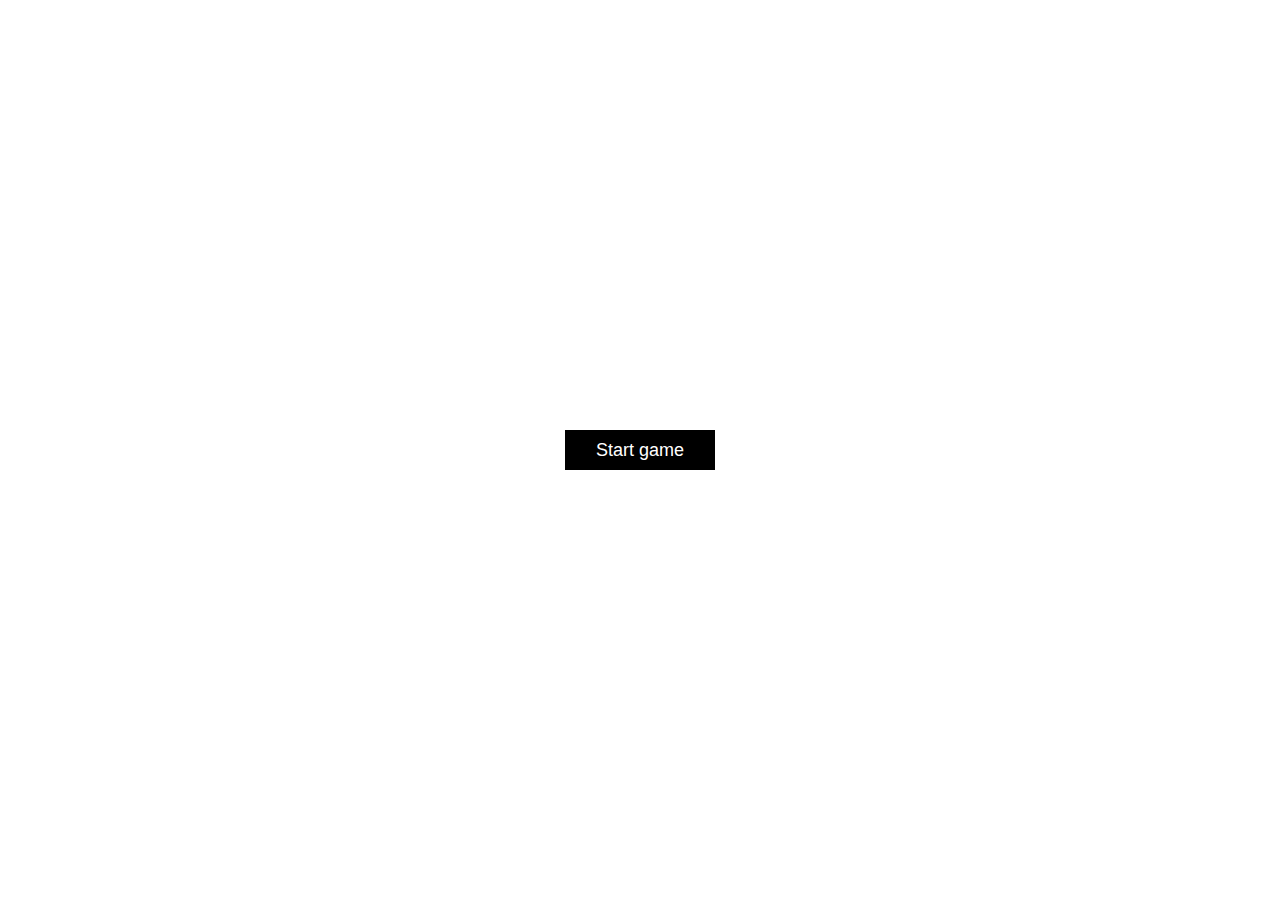
<file: dino/index.html>
<!doctype html>
<html lang="en">
<head>
    <meta charset="UTF-8">
    <meta name="viewport"
          content="width=device-width, user-scalable=no, initial-scale=1.0, maximum-scale=1.0, minimum-scale=1.0">
    <meta http-equiv="X-UA-Compatible" content="ie=edge">
    <title>Dino</title>
    <link rel="stylesheet" href="style.css">
</head>
<body>

    <canvas id="canvas" width="1000" height="150"></canvas>
    <audio id="audio_jump">
      <source src="audio/dino_jump.mp3" type="audio/mpeg">
      <source src="audio/dino_jump.ogg" type="audio/ogg">
    </audio>
    <audio id="audio_score">
      <source src="audio/dino_score.mp3" type="audio/mpeg">
      <source src="audio/dino_score.ogg" type="audio/ogg">
    </audio>
    <audio id="audio_fall">
      <source src="audio/dino_fall.mp3" type="audio/mpeg">
      <source src="audio/dino_fall.ogg" type="audio/ogg">
    </audio>
    <audio id="audio_background" loop>
      <source src="audio/background.mp3" type="audio/mpeg">
      <source src="audio/background.ogg" type="audio/ogg">
    </audio>

    <div class="modal active">
        <button id="start_game">Start game</button>
    </div>


    <script>
        const canvas = document.getElementById('canvas');
        const ctx = canvas.getContext('2d');

        //variables
        let score;
        let scoreText;
        var highscore;
        let highscoreText;
        let player;
        let gravity;
        let obstacles = [];
        let gameSpeed;
        let keys = {};
        const audio_jump = document.getElementById('audio_jump');
        const audio_score = document.getElementById('audio_score');
        const audio_fall = document.getElementById('audio_fall');
        const audio_background = document.getElementById('audio_background');
        const start_game = document.getElementById('start_game');

        // Event Listeners
        document.addEventListener('keydown', (event)=> {
            keys[event.code] = true;
            audio_background.play();
            audio_background.volume=0.2;
        });
        document.addEventListener('keyup', (event)=> {
            keys[event.code] = false;
            if(event.code === 'Space' || event.code==='KeyW' || event.code==='ArrowUp') {
                audio_jump.play();
            }
        })

    </script>
    <script src="figures/player/script.js"></script>
    <script src="figures/obstacles/script.js"></script>
    <script src="figures/text/script.js"></script>
    <script src="script.js"></script>
</body>
</html>
</file>
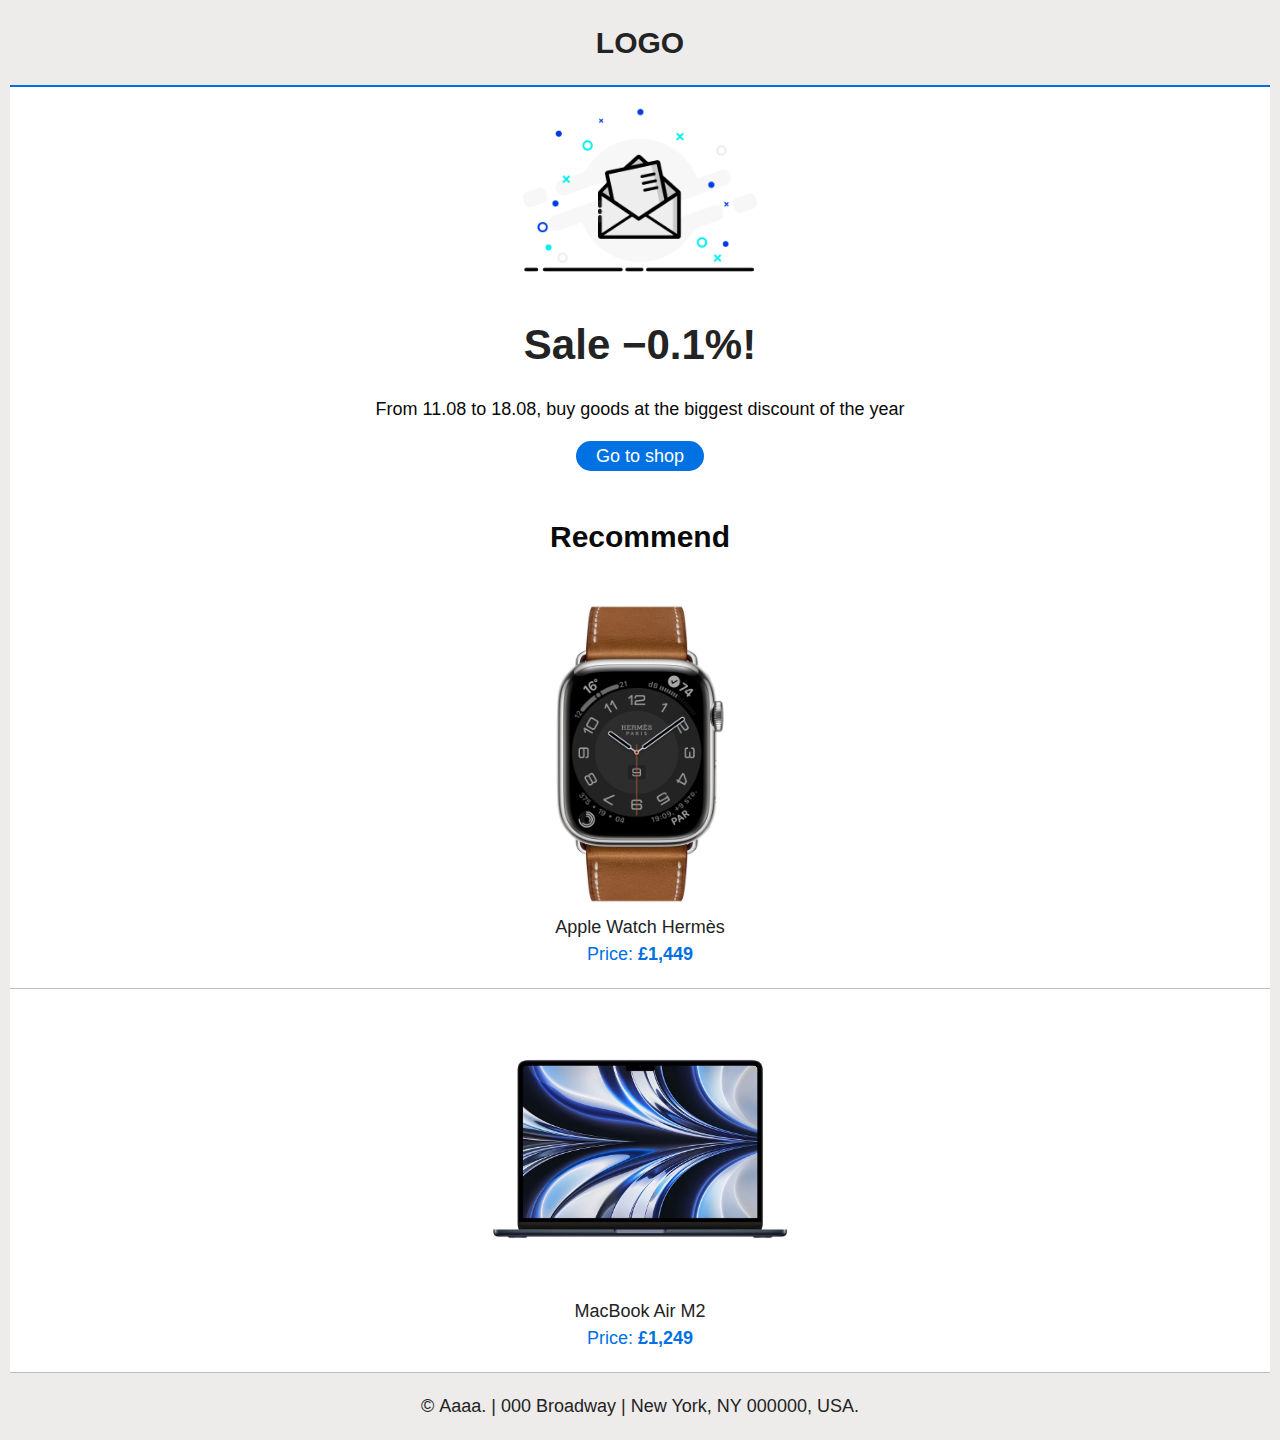
<file: mail/index.html>
<!DOCTYPE html PUBLIC "-//W3C//DTD XHTML 1.0 Transitional//EN" "http://www.w3.org/TR/xhtml1/DTD/xhtml1-transitional.dtd">
<html xmlns="http://www.w3.org/1999/xhtml" lang="en" xml:lang="en" style="background:#eeebeb!important">

<head>
    <meta http-equiv="Content-Type" content="text/html; charset=utf-8">
    <meta name="viewport" content="width=device-width">
    <title>My Basic Email Template Subject</title>
    <style>
        html {
            min-height: 100%;
            background: #eeebeb;
        }
        html,body {
            padding: 0;
            Margin: 0;
            text-align: center;
        }
        * {
            color: #232323;
            font-family: Arial, Helvetica, sans-serif;
            font-size: 18px;
            line-height: 1.5;
            -webkit-text-size-adjust: none;
            text-align: center;
        }
        table, div, h1, p {
            padding: 0;
            Margin: 0;
            border: none;

            /*border: 1px solid #000;*/
        }
        table {
            width: 100%;
            Margin: 0 auto;
            display: table;
            /*border: 1px solid #000;*/
        }
        td {

        }
        h1 {
            font-size: 42px;
            Margin: 0 0 20px 0;
        }
        h2 {
            font-size: 30px;
            color: #0a0a0a;
        }
        img {
            display: block;
            Margin: 0 auto 10px;
        }
        a {
            color: #232323 !important;
            font-family: Arial, Helvetica, sans-serif;
            text-decoration: none;
            padding: 0;
            border: none;
        }
        a img {
            max-width: 300px;
            width: 100%;
            Margin: 0 auto 10px;
        }
        a span,
        a span b{
            color: #0071e3;
        }
        .logo {
            display: block;
            padding: 20px 0;
            border-bottom: 2px solid #0071e3;
            /*border-bottom: 1px solid gray;*/
        }
        .logo a {
            font-size: 30px;
            font-weight: 700;
            color: #000000;
            border-bottom: none;
        }

        .sale span {
            font-size: 42px;
            font-weight: 600;
            display: block;
            Margin: 0;
        }

        p {
            color: #0a0a0a;
            font-size: 18px;
            font-weight: 400;
        }
        span {
            font-size: 18px;
            display: block;
        }

        .recommend {
            padding: 20px 0;
            border-bottom: 1px solid #bebebe;
        }
        .button {
            padding: 20px 0;
        }
        .button a {
            padding: 5px 20px;
            background: #0071e3;
            color: #ffffff !important;
            border-radius: 20px;
            cursor: pointer;
            font-family: Arial, Helvetica, sans-serif;
        }
        .button a:hover {
            background: #0077ed;
        }
        .footer {
            padding: 20px 0;
            color: #232323;
            font-family: Arial, Helvetica, sans-serif;
            font-size: 18px;
        }
    </style>
</head>
<body>
<!--[if (gte mso 9)|(IE)]>
<table width="600" align="center"><tr><td>
<![endif]-->
    <table border="0" cellpadding="0" cellspacing="0" bgcolor="#eeebeb" width="100%" style="padding: 0 10px">
        <tr>
            <td class="logo">
                <a href="https://www.apple.com" target="_blank">LOGO</a>
            </td>
        </tr>
        <tr>
            <td >
                <table cellspacing="0" cellpadding="0" width="100%" bgcolor="#ffffff">
                    <tr>
                        <td>
                            <img src="mail.webp" alt="" border="0" width="100%" height="auto" style="max-width: 300px;">
                            <br/>
                        </td>
                    </tr>
                </table>
            </td>
        </tr>
        <tr>
            <td align="center" valign="top" width="100%">
                <table cellspacing="0" cellpadding="0" width="100%" bgcolor="#ffffff" class="sale">
                    <tr>
                        <td>
                            <h1>Sale &minus;0.1%!</h1>
                        </td>
                    </tr>
                    <tr>
                      <td>
                          <p>From&nbsp;11.08 to&nbsp;18.08, buy goods at&nbsp;the biggest discount of&nbsp;the year</p>
                      </td>
                    </tr>
                </table>
            </td>
        </tr>
        <tr>
            <td>
                <table cellspacing="0" cellpadding="0" width="100%" bgcolor="#ffffff" class="button">
                    <tr>
                        <td>
                            <a href="https://www.apple.com" target="_blank">
                                Go&nbsp;to&nbsp;shop
                            </a>
                        </td>
                    </tr>
                </table>
            </td>
        </tr>
        <tr>
            <td>
                <table cellspacing="0" cellpadding="0" width="100%" bgcolor="#ffffff">
                    <tr>
                        <td>
                            <h2>Recommend</h2>
                        </td>
                    </tr>
                </table>
            </td>
        </tr>
        <tr>
            <td>
                <table cellspacing="0" cellpadding="0" width="100%" bgcolor="#ffffff" class="recommend">
                    <tr>
                        <td>
                            <a href="https://www.apple.com/shop/buy-watch/apple-watch-hermes/45mm-cellular-silver-stainless-steel-fauvebarenia-single-tour-deployment-buckle-onesize" target="_blank">
                                <img src="watch.webp" alt="" border="0" width="300" height="auto">
                                Apple Watch Herm&egrave;s
                                <span>Price: <b>&pound;1,449</b></span>
                            </a>
                        </td>
                    </tr>
                </table>
            </td>
        </tr>
        <tr>
            <td>
                <table cellspacing="0" cellpadding="0" width="100%" bgcolor="#ffffff" class="recommend">
                    <tr>
                        <td>
                            <a href="https://www.apple.com/shop/buy-mac/macbook-air/with-m2-chip" target="_blank">
                                <img src="macbook.webp" alt="" border="0" width="300" height="auto">
                                MacBook Air&nbsp;M2
                                <span>Price: <b>&pound;1,249</b></span>
                            </a>
                        </td>
                    </tr>
                </table>
            </td>
        </tr>
        <tr>
            <td class="footer">
                &copy;&nbsp;Aaaa.&nbsp;|&nbsp;000&nbsp;Broadway&nbsp;|&nbsp;New York,&nbsp;NY&nbsp;000000,&nbsp;USA.
            </td>
        </tr>
    </table>
<!--[if (gte mso 9)|(IE)]>
</td></tr></table><![endif]-->
</body>
</html>
</file>
<file: style.css>
* {
  padding: 0;
  margin: 0;
}

*,
*::before,
*::after {
    box-sizing: border-box;
}

img {
    width: 100%
}

ul, li {
    list-style-type: none;
    margin: 0;
    padding: 0;
}

body, html {
    margin: 0;
    padding: 0;
}

p {
  line-height: 1.5;
}

.container {
    max-width: 1170px;
    margin: 0 auto;
}
@media screen and (max-width: 1200px) {
    .container {
        max-width: 95%;
    }
}

:root {
    --regular-color: #000;
    --black-contrast: #000;
    --second-color: #fff;
    --gray-color: #474747;

    --border-color: #d1d1d1;
    --border-contrast: #8a8a8a;

    --title-size-XL: 4.375em;  /*70px*/
    --title-size-L: 3.125em;   /*50px*/
    --subtitle-size-XL: 2.5em;   /*40px*/
    --title-size: 1.6875em; /*27px*/
    --subtitle-size: 1.3125em;  /*21px*/
    --regular-size: 1em;   /*16px*/
    --regular-size-XS: 0.75em;   /*12px*/
}

.header {
    background: #000 url('images/bg.webp') no-repeat center;
    background-size: cover;
    display: flex;
    align-items: center;
    justify-content: center;
    flex-direction: column;
    padding: 40px 0 120px;
}
header .container {
    display: flex;
    justify-content: space-between;
    width: 100%;
    margin-bottom: 100px;
}
.header__logo {
    color: var(--second-color);
    font-weight: 700;
    font-size: var(--title-size);
    text-decoration: none;
}
header nav {
    display: flex;
}
header nav ul{
    display: flex;
    align-items: center;
}
header nav ul li {
    display: block;
    margin-left: 30px;
}
header button {
    background: transparent;
    border: none;
    cursor: pointer;
}
header button svg {
    width: 20px;
}
header button:hover svg path {
    fill: yellow;
}
header button.active svg path {
    fill: yellow;
}
.header__link {
    color: var(--second-color);
    text-decoration: none;
    font-weight: 400;
    font-size: var(--subtitle-size);
    border-bottom: 1px solid transparent;
}
.header__link.active {
    border-bottom-color: var(--second-color);
}
.header__link:hover {
	border-bottom-color: var(--second-color);
}
@media screen and (max-width: 576px) {
    .header__link.mobile {
        display: none;
    }
}
.header__title {
    font-size: var(--title-size-XL);
    color: var(--second-color);
    margin-bottom: 50px;
}
@media screen and (max-width: 576px) {
    .header__title {
        font-size: var(--title-size-L);
    }
}
.header__profession {
    font-size: var(--subtitle-size-XL);
    color: var(--second-color);
    border: 3px solid var(--second-color);
    padding: 10px 20px;
}
@media screen and (max-width: 576px) {
    .header__profession {
        font-size: var(--subtitle-size);
    }
}

.resume {
    padding: 40px 0;
}
.resume__block {
    width: 100%;
    margin-bottom: 40px;
    display: flex;
    justify-content: space-between;
}
@media screen and (max-width: 576px) {
    .resume__block {
        flex-direction: column;
    }
}
.resume__block:last-child {
    margin-bottom: 0;
}
.resume__many-info {
    width: calc(70% - 40px);
    border: 2px solid var(--border-color);
    padding: 20px;
}
.resume__many-info.contrast.active {
    border-color: var(--border-contrast);
}
@media screen and (max-width: 768px) {
    .resume__many-info {
        width: calc(60% - 40px);
    }
}
@media screen and (max-width: 576px) {
    .resume__many-info {
        width: 100%;
        margin-bottom: 40px;
    }
    .resume__many-info:last-child {
        margin-bottom: 0;
    }
}
.resume__short-info {
    background: #fff url('images/bg-line.webp') no-repeat center;
    background-size: cover;
    width: 30%;
    border: 2px solid var(--border-color);
    position: relative;
    padding: 20px;
}
.resume__short-info.contrast.active {
    border-color: var(--border-contrast);
}
@media screen and (max-width: 768px) {
    .resume__short-info {
        width: 40%;
    }
}
@media screen and (max-width: 576px) {
    .resume__short-info {
        width: 100%;
        margin-bottom: 40px;
    }
    .resume__short-info:last-child {
        margin-bottom: 0;
    }
}

.resume__dashes_top,
.resume__dashes_right,
.resume__dashes_bottom,
.resume__dashes_left {
    background: url('images/dashes.webp') no-repeat center;
    background-size: cover;

    width: 30px;
    height: 10px;
}
.resume__dashes_top {
    position: absolute;
    top: -5px;
    left: 50%;
    transform: translate(-50%, 0);
}
.resume__dashes_right {
    position: absolute;
    top: 50%;
    right: -15px;
    transform: translate(0, -50%) rotate(90deg);
    width: 30px;
    height: 10px;
}
.resume__dashes_bottom {
    position: absolute;
    bottom: -5px;
    left: 50%;
    transform: translate(-50%, 0);
    width: 30px;
    height: 10px;
}
.resume__dashes_left {
    position: absolute;
    top: 50%;
    left: -15px;
    transform: translate(0, -50%) rotate(90deg);
    width: 30px;
    height: 10px;
}

.resume__icon {
    height: 50px;
    width: auto;
    margin-bottom: 20px;
}
.resume__line {
    background: #000;
    display: block;
    height: 2px;
    width: 20px;
    margin-bottom: 20px;
}
.resume__title {
    color: var(--regular-color);
    font-size: var(--title-size);
    font-weight: 700;
    margin-bottom: 20px;
    text-transform: capitalize;
}
.resume__text {
    font-size: var(--regular-size);
    color: var(--gray-color);
    margin-bottom: 20px;
}
.resume__text:last-child {
    margin-bottom: 0;
}
.resume__subtitle {
    font-size: var(--subtitle-size);
    font-weight: 500;
    color: var(--regular-color);
    margin-bottom: 20px;
}
.resume__box {
    display: flex;
    align-items: center;
}
.resume__link {
    margin-right: 20px;
}
.resume__social {
    width: 30px;
}
.resume__avatar {
    border-radius: 50%;
    display: flex;
    align-items: center;
    justify-content: center;
    width: 80%;
    overflow: hidden;
    margin: 0 auto 20px;
}
.resume__photo {
    width: 100%;
    object-fit: cover;
}

.resume-skill {
    margin-bottom: 20px;
}
.resume-skill__box {
    display: flex;
    align-items: center;
    justify-content: space-between;
    margin-bottom: 10px;
}
.resume-skill__name {
    font-size: var(--regular-size);
    color: var(--regular-color);
}
.resume-skill__percent {
    font-size: var(--regular-size);
    color: var(--gray-color);
}
.resume-skill__level {
    width: 100%;
    height: 5px;
    background: var(--border-color);
    position: relative;
}
.resume-skill__level span {
    height: 5px;
    background: #000;
    width: 0;
    position: absolute;
    top: 0;
    left: 0;
}


footer {
    padding: 40px 0;
    background: #fff;
    color: var(--regular-color);
}
footer .container {
    display: flex;
    justify-content: space-between;
    align-items: center;
}
@media screen and (max-width: 576px) {
    footer .container {
        justify-content: center;
        flex-direction: column;
    }
}
.footer__company {
    display: flex;
    flex-direction: column;
}
@media screen and (max-width: 576px) {
    .footer__company {
        align-items: center;
        margin-bottom: 15px;
    }
}
.footer__logo {
    font-weight: 700;
    font-size: var(--title-size);
}
.footer__app {
    font-weight: 400;
    font-size: var(--regular-size-XS);
}
.footer__copyright {
    font-weight: 400;
    font-size: var(--regular-size);
}
@media screen and (max-width: 576px) {
    .footer__copyright {
        margin-bottom: 15px;
    }
}
.footer__made {
    display: flex;
    flex-direction: column;
    align-items: flex-end;
}
@media screen and (max-width: 576px) {
    .footer__made {
        flex-direction: row;
        align-items: center;
    }
}
.footer__made span {
    font-weight: 400;
    font-size: var(--regular-size-XS);
}
@media screen and (max-width: 576px) {
    .footer__made span {
        margin-right: 10px;
    }
}
.footer__author {
    font-weight: 700;
    font-size: var(--title-size);
}

.contrast.active {
    color: var(--black-contrast);
}
</file>
<file: currency/style.css>
* {
  padding: 0;
  margin: 0;
}

*,
*::before,
*::after {
    box-sizing: border-box;
}

/* Убираем внутренние отступы */
ul[class],
ol[class] {
  padding: 0;
}

/* Убираем внешние отступы */
body,
h1,
h2,
h3,
h4,
p,
ul[class],
ol[class],
li {
  margin: 0;
}

img {
  max-width: 100%;
  display: block;
}

ul, li {
    list-style-type: none;
    margin: 0;
    padding: 0;
}

a:not([class]) {
  text-decoration-skip-ink: auto;
}

body, html {
    margin: 0;
    padding: 0;
}

body {
  min-height: 100vh;
  scroll-behavior: smooth;
  text-rendering: optimizeSpeed;
  line-height: 1.5;
    display: flex;
    flex-direction: column;
    font-size: 16px;
}

/* Наследуем шрифты для инпутов и кнопок */
input,
button,
textarea,
select {
    font: inherit;
    border: none;
    cursor: pointer;
}

.container {
    max-width: 1170px;
    margin: 0 auto;
}
@media screen and (max-width: 1200px) {
    .container {
        max-width: 95%;
    }
}

:root {
    --regular-color: rgb(51, 61, 81);
    --second-color: #004FEC;
    --light-color: rgba(51, 61, 81, .5);
}


header {
    padding: 40px 0;
    background: #fff;
}
header .container {
    display: flex;
    justify-content: space-between;
}
.header__logo {
    color: var(--regular-color);
    font-weight: 700;
    font-size: 25px;
    text-decoration: none;
}
header nav {
    display: flex;
}
header nav ul{
    display: flex;
    align-items: center;
}
header nav ul li {
    display: block;
    margin-left: 30px;
}
.header__link {
    color: var(--regular-color);
    text-decoration: none;
    font-weight: 400;
    font-size: 18px;
}
.header__link.active {
    color: var(--second-color);
}
.header__link:hover {
    text-decoration: underline;
	color: var(--second-color);
}


section {
    flex-grow: 1;
}
section > .container {
    position: relative;
    overflow-x: auto;
}
#error_connection {
    position: absolute;
    top: 0;
    left: 0;
    width: 100%;
    height: 100%;
    background: rgba(0,0,0,.9);
    z-index: 2;
    display: none;
    align-items: center;
    justify-content: center;
    flex-direction: column;
}
#error_connection.active {
    display: flex;
}
#error_connection img {
    width: 200px;
}
#error_connection p {
    color: #fff;
    font-size: 18px;
    margin-bottom: 10px;
}
#error_connection button {
    color: #fff;
    font-size: 16px;
    background: red;
    padding: 10px 25px;
    display: flex;
    align-items: center;
    justify-content: center;
}
#error_connection button:hover {
    opacity: .8;
}
table {
	width: 100%;
	border: none;
	margin-bottom: 20px;
	text-align: center;
    min-width: 600px;
}
table thead th {
	font-weight: bold;
	border: none;
	padding: 10px 15px;
	background: #d8d8d8;
	font-size: 14px;
	border-left: 1px solid #ddd;
	border-right: 1px solid #ddd;
}
table tbody td {
	border-left: 1px solid #ddd;
	border-right: 1px solid #ddd;
	padding: 10px 15px;
	font-size: 14px;
	vertical-align: top;
}
table tbody th {
	font-weight: bold;
    font-size: 14px;
}
table thead tr th:first-child, table tbody tr td:first-child {
	border-left: none;
}
table thead tr th:last-child, table tbody tr td:last-child {
	border-right: none;
}
table tbody tr:nth-child(even){
	background: #f3f3f3;
}

.arrow {
    position: relative;
    width: 14px;
    display: inline-block;
}
.arrow::after {
    content: '';
    position: absolute;
    left: 0;
    bottom: 2px;
    border: 7px solid transparent;
    border-bottom: 7px solid green;
}
.arrow.low::after {
    bottom: -5px;
    border: 7px solid transparent;
    border-top: 7px solid red;
}


.preloader__image {
  width: 15px;
  height: 15px;
  text-align: center;
  animation: preloader-rotate 2s infinite linear;
}

@keyframes preloader-rotate {
  100% {
    transform: rotate(360deg);
  }
}




footer {
    padding: 40px 0;
    background: #fff;
    color: var(--regular-color);
}
footer .container {
    display: flex;
    justify-content: space-between;
    align-items: center;
}
@media screen and (max-width: 576px) {
    footer .container {
        justify-content: center;
        flex-direction: column;
    }
}
.footer__company {
    display: flex;
    flex-direction: column;
}
@media screen and (max-width: 576px) {
    .footer__company {
        align-items: center;
        margin-bottom: 15px;
    }
}
.footer__logo {
    font-weight: 700;
    font-size: 25px;
}
.footer__app {
    font-weight: 400;
    font-size: 12px;
}
.footer__copyright {
    font-weight: 400;
    font-size: 15px;
}
@media screen and (max-width: 576px) {
    .footer__copyright {
        margin-bottom: 15px;
    }
}
.footer__made {
    display: flex;
    flex-direction: column;
    align-items: flex-end;
}
@media screen and (max-width: 576px) {
    .footer__made {
        flex-direction: row;
        align-items: center;
    }
}
.footer__made span {
    font-weight: 400;
    font-size: 12px;
}
@media screen and (max-width: 576px) {
    .footer__made span {
        margin-right: 10px;
    }
}
.footer__author {
    font-weight: 700;
    font-size: 25px;
}
</file>
<file: diagram/style.css>
body {
  min-height: 100vh;
  display: flex;
  flex-direction: column;
}
section {
    display: flex;
    align-items: center;
    justify-content: center;
    flex-grow: 1;
    max-width: 1170px;
    margin: 0 auto;
}
@media screen and (max-width: 768px) {
    section {
      flex-direction: column;
    }
}

svg {
    width: 600px;
    height: 600px;
    overflow: visible;
    transition: all 1s ease-in-out;
}

@media screen and (max-width: 768px) {
    svg {
      order: -1;
      width: 300px;
      height: 300px;
    }
}

svg circle {
  transition: all 1s ease-in-out;
}

svg circle:nth-child(6) {
  stroke: #860000;
  stroke-width: 31.8;
  stroke-dasharray: 59.44 1000;
}
svg circle:nth-child(5) {
  stroke: #fc7c4e;
  stroke-width: 25;
  stroke-dasharray: 17.8 1000;
  stroke-dashoffset: -59.44;
}
svg circle:nth-child(4) {
  stroke: #123456;
  stroke-width: 20;
  stroke-dasharray: 9.36 1000;
  stroke-dashoffset: -77.24;
}
svg circle:nth-child(3) {
  stroke: #00828d;
  stroke-width: 15;
  stroke-dasharray: 7.56 1000;
  stroke-dashoffset: -86.6;
}
svg circle:nth-child(2) {
  stroke: #00318d;
  stroke-width: 10;
  stroke-dasharray: 5.51 1000;
  stroke-dashoffset: -94.16;
}
svg circle:nth-child(1) {
  stroke: #1d8600;
  stroke-width: 5;
  stroke-dasharray: 0.4 1000;
  stroke-dashoffset: -99.6;
}

svg circle.hide {
  stroke-dasharray: 0 1000;
  stroke-dashoffset: 100;
}

div {
    display: flex;
    align-items: center;
    justify-items: center;
    flex-direction: column;
}

p {
  font-family: "Verdana", sans-serif;
  font-size: 18px;
  line-height: 21px;
  color: #591d48;
}

ul {
  margin: 0;
  padding: 0;
  list-style: none;
}

li {
  position: relative;
  margin: 20px 0;
  padding-left: 30px;
  font-family: "Verdana", sans-serif;
  font-size: 16px;
  line-height: 18px;
  color: #591d48;
  cursor: pointer;
}

li:hover {
  opacity: 0.8;
}

li::before {
  content: "";
  position: absolute;
  top: 0;
  left: 0;
  width: 20px;
  height: 20px;
  border-radius: 8px;
}

li:nth-child(1)::before {
  background-color: #1d8600;
}

li:nth-child(2)::before {
  background-color: #00318d;
}

li:nth-child(3)::before {
  background-color: #00828d;
}

li:nth-child(4)::before {
  background-color: #123456;
}

li:nth-child(5)::before {
  background-color: #fc7c4e;
}

li:nth-child(6)::before {
  background-color: #860000;
}
@media screen and (max-width: 768px) {
    li {
        font-size: 12px;
    }
}
</file>
<file: dino/style.css>
* {
    margin: 0;
    padding: 0;
    box-sizing: border-box;
}
canvas {
    display: block;
}
.modal {
    display: none;
}
.modal.active {
    position: absolute;
    top: 0;
    left: 0;
    width: 100%;
    height: 100%;
    background: #fff;
    display: flex;
    align-items: center;
    justify-content: center;
}
.modal button {
    display: flex;
    align-items: center;
    justify-content: center;
    font-size: 18px;
    color: #fff;
    background: #000;
    border: none;
    cursor: pointer;
    width: 150px;
    height: 40px;
}
</file>
